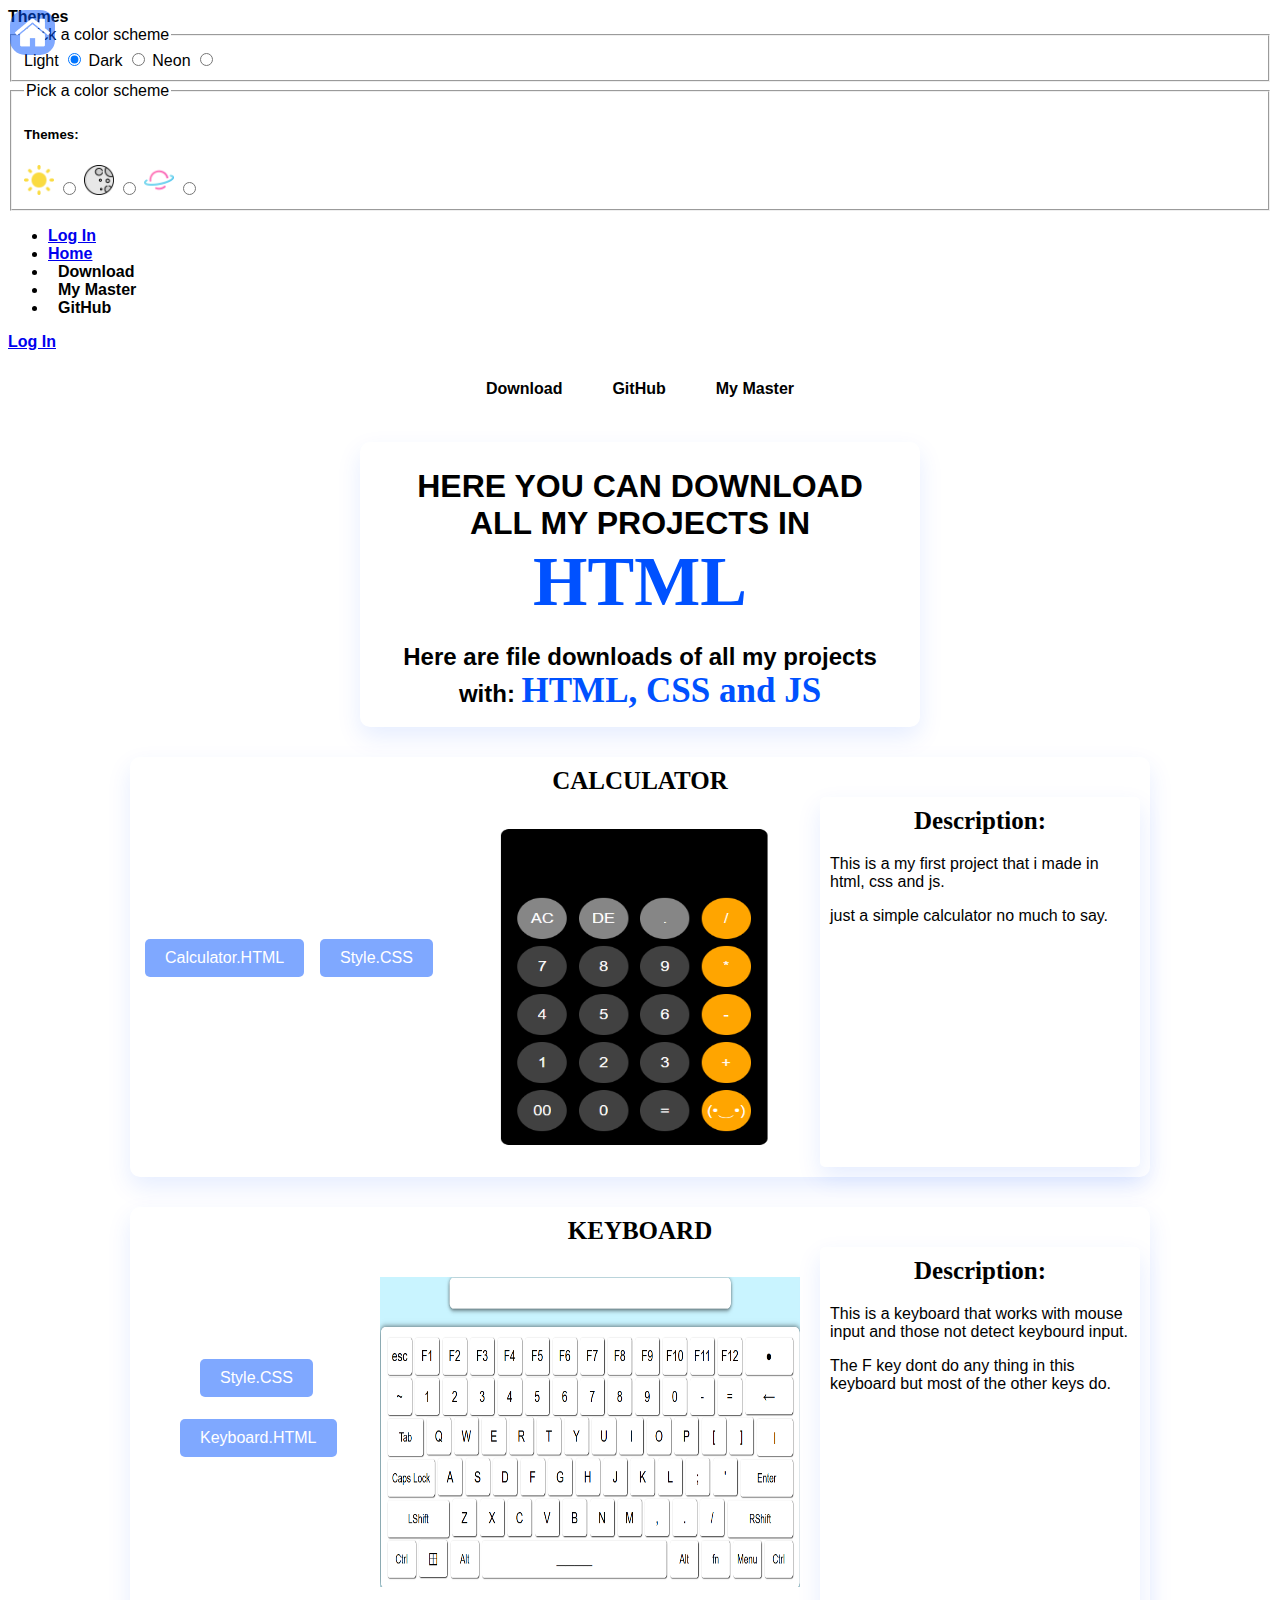
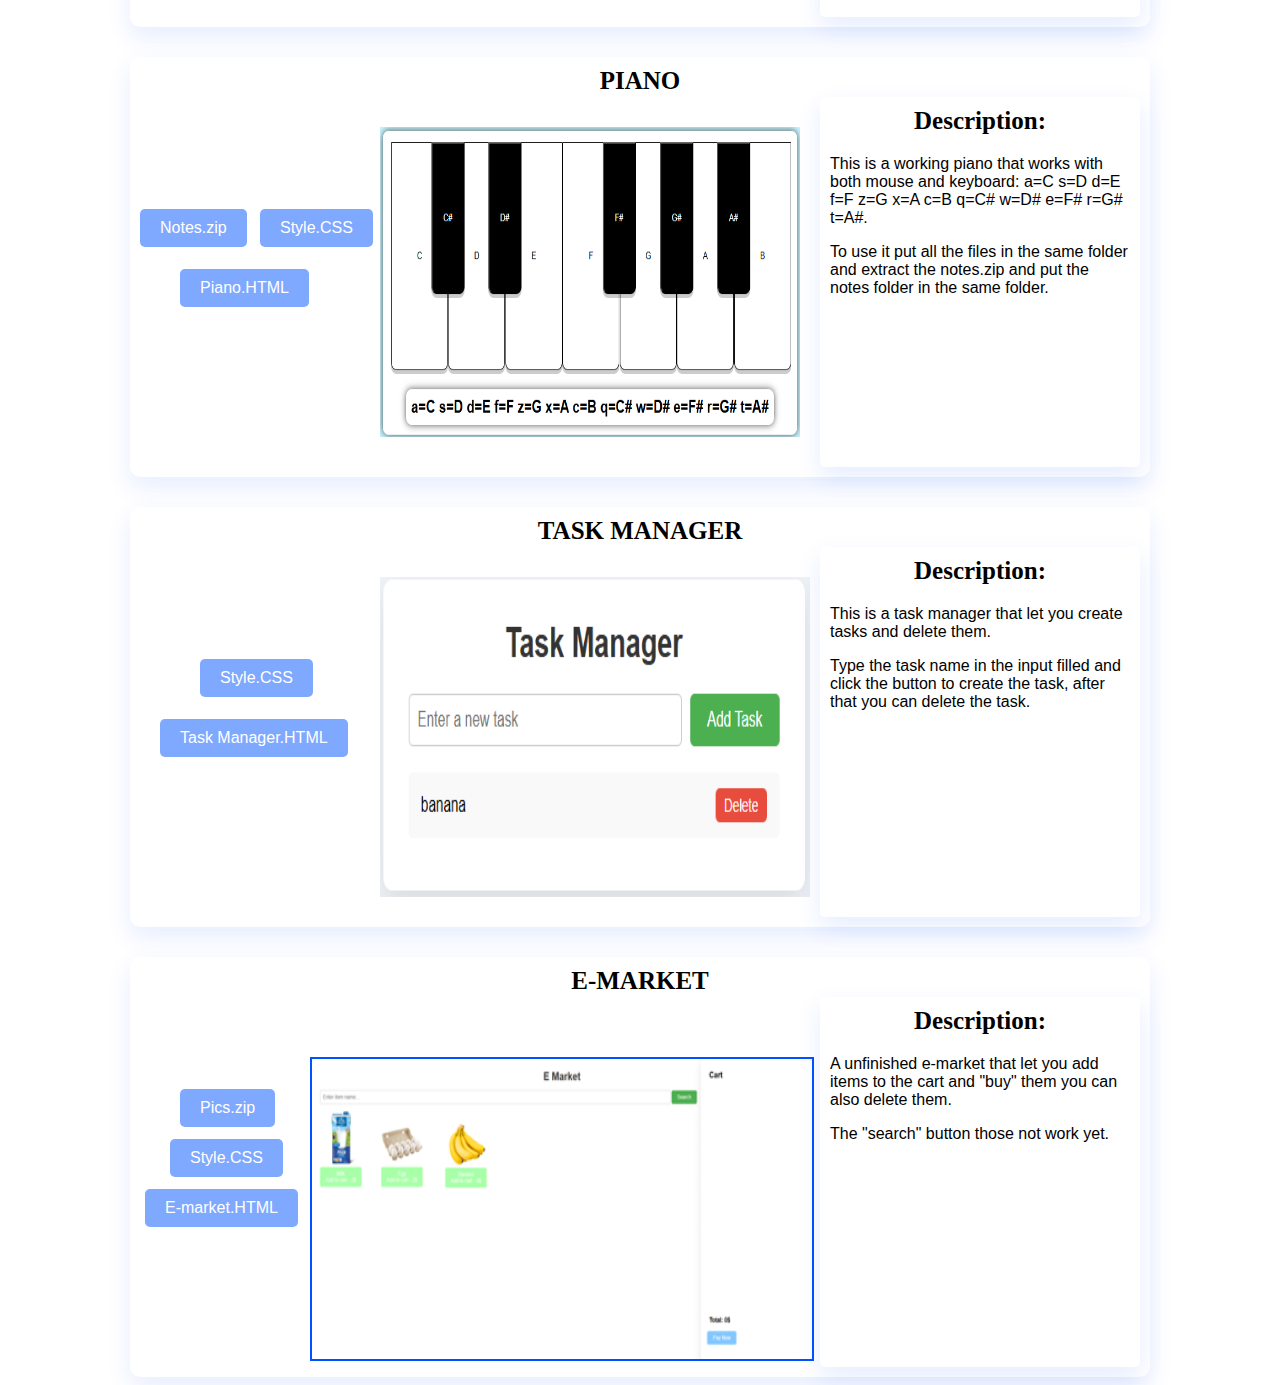
<file: index.html>
<!DOCTYPE html>
<html lang="en">

<head>
    <meta charset="UTF-8">
    <meta name="viewport" content="width=device-width, initial-scale=1.0">
    <title>Doanload</title>
    <link rel="stylesheet" href="style-download.css">
    <link rel="icon" href="icon.png">
</head>

<body>
    <dive class="div-theme">
        <form class="color-picker" action="">
            <span id="Themes-text"><b>Themes</b></span>
            <fieldset class="good-fieldset">
                <legend class="Visually-hidden">Pick a color scheme</legend>

                <label for="light-theme" class="Visually-hidden">Light</label>
                <input type="radio" name="theme" id="light-theme" checked>

                <label for="dark-theme" class="Visually-hidden">Dark</label>
                <input type="radio" name="theme" id="dark-theme">

                <label for="Neon-theme" class="Visually-hidden">Neon</label>
                <input type="radio" name="theme" id="Neon-theme">
            </fieldset>
        </form>
    </dive>
    <div class="off-screen-menu">
        <fieldset class="bad-fieldset">
            <h5 style="color: var(--text-color2)">Themes:</h5>
            <legend class="Visually-hidden">Pick a color scheme</legend>

            <label class="label-banana" for="light-theme"><img src="light.png" width="30" height="30"></label>
            <input type="radio" name="theme" class="banana" id="light-theme">

            <label class="label-banana" for="dark-theme"><img src="dark.png" width="30" height="30"></label>
            <input type="radio" name="theme" class="banana" id="dark-theme">

            <label class="label-banana" for="Neon-theme"><img src="neon.png" width="30" height="30"></label>
            <input type="radio" name="theme" class="banana" id="Neon-theme">
        </fieldset>
        <ul>
            <li>
                <a id="LogIn-mini" href="https://w0x7y.github.io/login"><b>Log In</b></a>
            </li>
            <li>
                <a href="https://w0x7y.github.io" class="home"><b>Home</b></a>
            </li>
            <li>
                <a href="https://w0x7y.github.io/download" class="download"><b>Download</b></a>
            </li>
            <li>
                <a href="https://w0x7y.github.io/master" class="master"><b>My Master</b></a>
            </li>
            <li>
                <a href="https://github.com/w0x7y" class="github"><b>GitHub</b></a>
            </li>
        </ul>
    </div>
    <nav>
        <div class="ham-menu">
            <span></span>
            <span></span>
            <span></span>
        </div>
    </nav>
    <div class="top-button">
        <a class="LogIn" id="LogIn" href="https://w0x7y.github.io/login">
            <b>Log In</b>
        </a>
        <a href="https://w0x7y.github.io">
            <img src="home.png" loading="lazy" width="35" height="35">
        </a>
    </div>
    <div class="text-at-top">
        <ul role="list" class="text-top-button">
            <li>
                <a href="https://w0x7y.github.io/download" class="download"><b>Download</b></a>
            </li>
            <li>
                <a href="https://github.com/w0x7y" class="github"><b>GitHub</b></a>
            </li>
            <li>
                <a href="https://w0x7y.github.io/master" class="master"><b>My Master</b></a>
            </li>
        </ul>
    </div>
    <div class="main-head">
        <h1>HERE YOU CAN DOWNLOAD<br /> ALL MY PROJECTS IN <br /><span style="font-size: 70px;" id="SIGMA">HTML</span>
        </h1>
        <h2>Here are file downloads of all my projects with: <span style="font-size: 35px;" id="SIGMA">HTML, CSS and JS
            </span>
        </h2>
    </div>
    <div class="calculator">
        <h2>CALCULATOR</h2>
        <a href="calculator.html" download class="calc-HTML">Calculator.HTML</a>
        <a href="style-calc.css" download class="calc-CSS">Style.CSS</a>
        <img src="calc.png" class="calc-img" loading="lazy" width="270" height="320">
        <div class="calc-description">
            <h2>Description:</h2>
            <p>This is a my first project that i made in html, css and js.</p>
            <p>just a simple calculator no much to say.</p>
        </div>
    </div>
    <div class="calculator">
        <h2>KEYBOARD</h2>
        <a href="keyboard.html" download class="keyboard-HTML">Keyboard.HTML</a>
        <a href="style-KB.css" download class="keyboard-CSS">Style.CSS</a>
        <img src="keyboard.png" class="keyboard-img" loading="lazy" width="420" height="310">
        <div class="calc-description">
            <h2>Description:</h2>
            <p>This is a keyboard that works with mouse input and those not detect keybourd input.</p>
            <p>The F key dont do any thing in this keyboard but most of the other keys do.</p>
        </div>
    </div>
    <div class="calculator">
        <h2>PIANO</h2>
        <a href="Piano.html" download class="piano-HTML">Piano.HTML</a>
        <a href="style-P.css" download class="piano-CSS">Style.CSS</a>
        <a href="notes.zip" download class="notes">Notes.zip</a>
        <img src="piano.png" class="piano-img" loading="lazy" width="420" height="310">
        <div class="calc-description">
            <h2>Description:</h2>
            <p>This is a working piano that works with both mouse and keyboard: a=C s=D d=E f=F z=G x=A c=B q=C# w=D#
                e=F# r=G# t=A#.</p>
            <p>To use it put all the files in the same folder and extract the notes.zip and put the notes folder in the
                same folder.</p>
        </div>
    </div>
    <div class="calculator">
        <h2>TASK MANAGER</h2>
        <a href="Task Manager.html" download class="TM-HTML">Task Manager.HTML</a>
        <a href="style-TM.css" download class="TM-CSS">Style.CSS</a>
        <img src="TM.png" class="TM-img" loading="lazy" width="430" height="320">
        <div class="calc-description">
            <h2>Description:</h2>
            <p>This is a task manager that let you create tasks and delete them.</p>
            <p>Type the task name in the input filled and click the button to create the task, after that you can delete
                the task.</p>
        </div>
    </div>
    <div class="calculator">
        <h2>E-MARKET</h2>
        <a href="E-market.html" download class="EM-HTML">E-market.HTML</a>
        <a href="style-E.css" download class="EM-CSS">Style.CSS</a>
        <a href="pics.zip" download class="pics">Pics.zip</a>
        <img src="E-market.png" class="EM-img" loading="lazy" width="500" height="300">
        <div class="calc-description">
            <h2>Description:</h2>
            <p>A unfinished e-market that let you add items to the cart and "buy" them you can also delete them.</p>
            <p>The "search" button those not work yet.</p>
        </div>
    </div>
    <div class="loader"></div>
    <script src="script-download.js"></script>
</body>

</html>
</file>
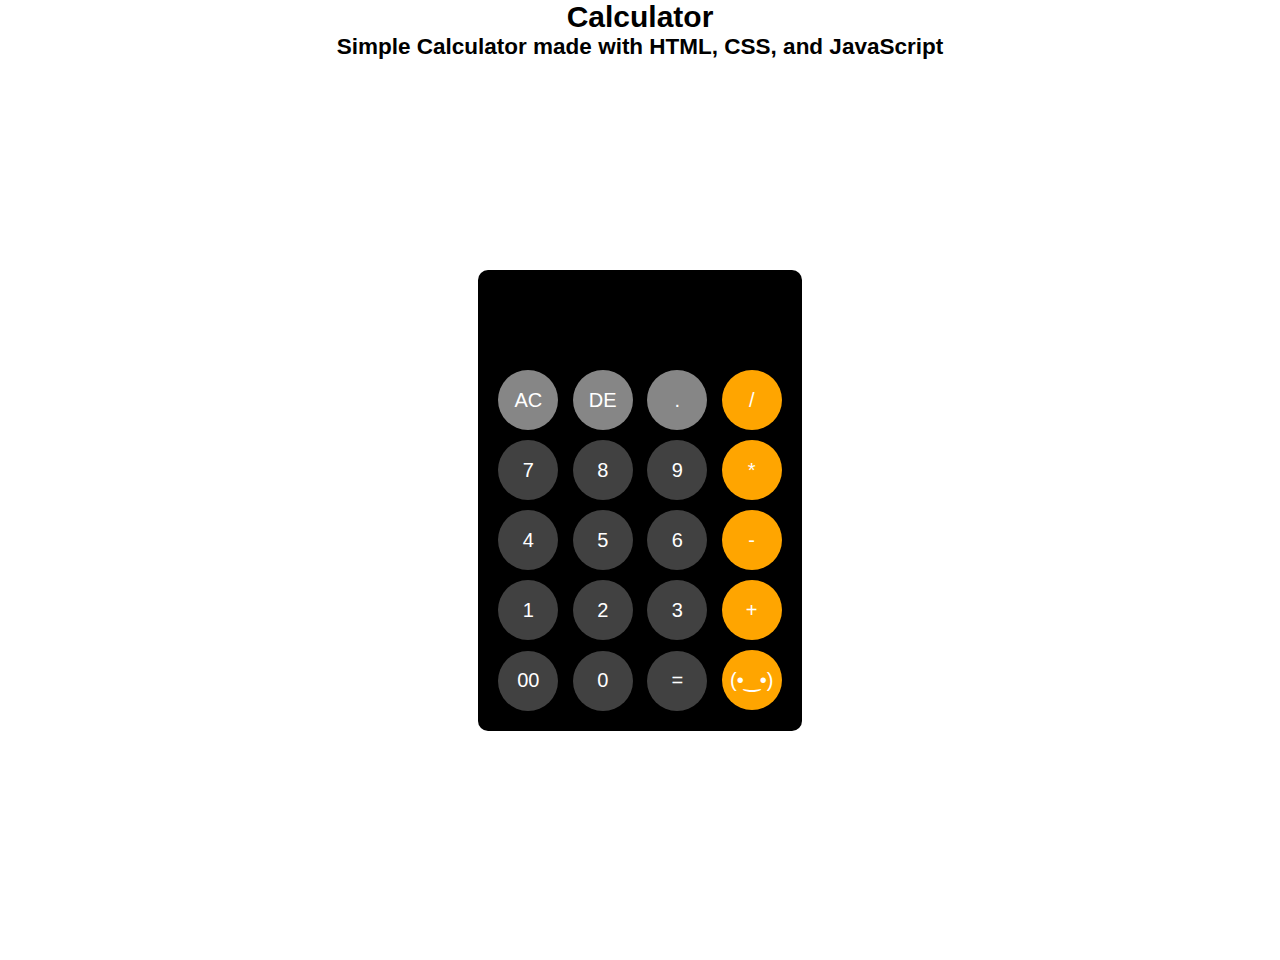
<file: calculator.html>
<!DOCTYPE html>
<html>

<head>
    <meta name="viewport" content="width=device-width, initial-scale=1.0">
    <title>Calculator</title>
    <link rel="stylesheet" href="style-calc.css">
</head>

<body>
    <dive class="header">
        <h1>Calculator</h1>
        <h2>Simple Calculator made with HTML, CSS, and JavaScript</h2>
    </dive>
    <div class="container">
        <div class="calculator">
            <form>
                <div class="display">
                    <input type="text" name="display">
                </div>
                <div>
                    <input type="button" value="AC" onclick="display.value = ''">
                    <input type="button" value="DE" onclick="display.value = display.value.toString().slice(0, -1)">
                    <input type="button" value="." onclick="display.value += '.'">
                    <input type="button" value="/" onclick="display.value += '/'">
                </div>
                <div>
                    <input type="button" value="7" onclick="display.value += '7'">
                    <input type="button" value="8" onclick="display.value += '8'">
                    <input type="button" value="9" onclick="display.value += '9'">
                    <input type="button" value="*" onclick="display.value += '*'">
                </div>
                <div>
                    <input type="button" value="4" onclick="display.value += '4'">
                    <input type="button" value="5" onclick="display.value += '5'">
                    <input type="button" value="6" onclick="display.value += '6'">
                    <input type="button" value="-" onclick="display.value += '-'">
                </div>
                <div>
                    <input type="button" value="1" onclick="display.value += '1'">
                    <input type="button" value="2" onclick="display.value += '2'">
                    <input type="button" value="3" onclick="display.value += '3'">
                    <input type="button" value="+" onclick="display.value += '+'">
                </div>
                <div>
                    <input type="button" value="00" onclick="display.value += '00'">
                    <input type="button" value="0" onclick="display.value += '0'">
                    <input type="button" value="=" onclick="display.value = eval(display.value)">
                    <input type="button" value="(•‿•)" onclick="display.value = 'Syntax Error'">
                </div>
            </form>
        </div>
    </div>

</body>

</html>
</file>
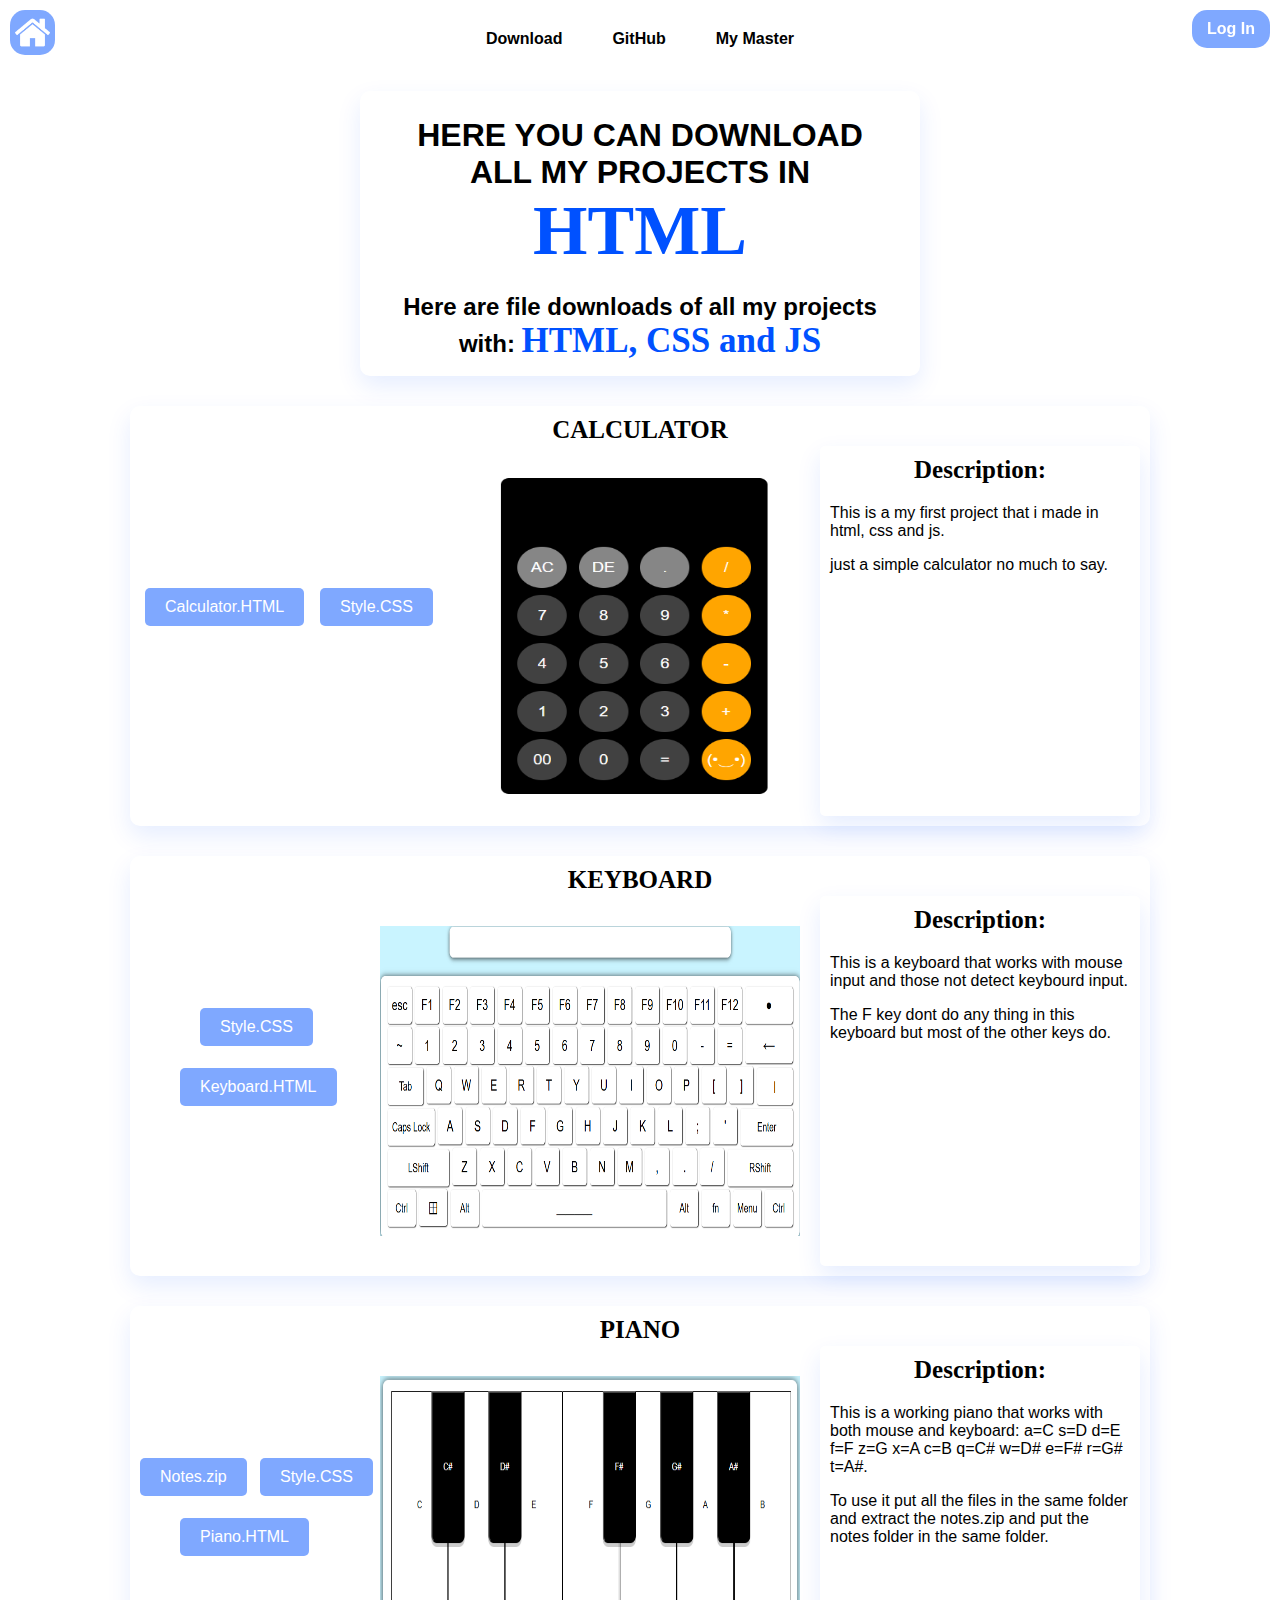
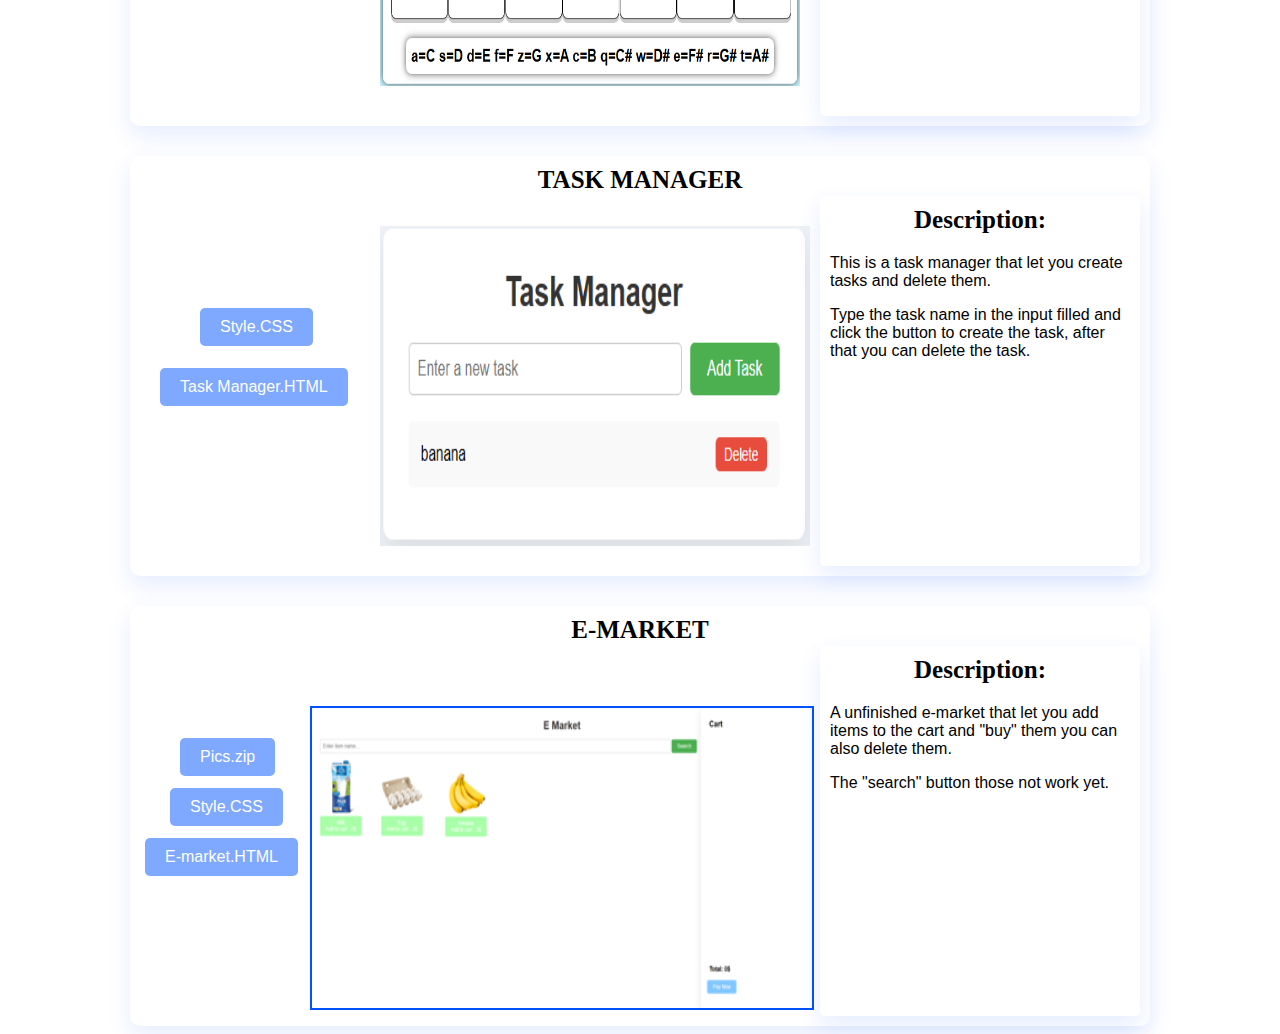
<file: download.html>
<!DOCTYPE html>
<html lang="en">

<head>
    <meta charset="UTF-8">
    <meta name="viewport" content="width=device-width, initial-scale=1.0">
    <title>Download</title>
    <link rel="stylesheet" href="style-download.css">
    <link rel="icon" href="pack.png">
</head>

<body>
    <div id="myPopup" class="popup-overlay">
        <div class="popup-content">
            <h1><span style="color: rgba(0, 81, 255, 0.5)">LOG IN</span></h1>
            <p><input type="text" id="Name" placeholder="Name..."></p>
            <br />
            <p><input type="text" id="food" placeholder="Favorite food..."></p>
            <button id="cancel" onclick="closePopup()">Cancel</button>
            <button id="next" onclick="accPopup()">Next</button>
        </div>
    </div>
    <div class="top-button">
        <button id="LogIn" onclick="openPopup()"><b>Log In</b></button>
        <a href="w0x7y.github.io">
            <img src="home.png" loading="lazy" width="35" height="35">
        </a>
    </div>
    <div class="text-at-top">
        <ul role="list" class="text-top-button">
            <li>
                <a href="w0x7y.github.io/download" class="download"><b>Download</b></a>
            </li>
            <li>
                <a href="https://github.com/w0x7y" class="github"><b>GitHub</b></a>
            </li>
            <li>
                <a href="w0x7y.github.io/master" class="master"><b>My Master</b></a>
            </li>
        </ul>
    </div>
    <div class="main-head">
        <h1>HERE YOU CAN DOWNLOAD<br /> ALL MY PROJECTS IN <br /><span style="font-size: 70px;" id="SIGMA">HTML</span>
        </h1>
        <h2>Here are file downloads of all my projects with: <span style="font-size: 35px;" id="SIGMA">HTML, CSS and JS
            </span>
        </h2>
    </div>
    <div class="calculator">
        <h2>CALCULATOR</h2>
        <a href="../calculator/calculator.html" download class="calc-HTML">Calculator.HTML</a>
        <a href="../calculator/style.css" download class="calc-CSS">Style.CSS</a>
        <img src="calc.png" class="calc-img" loading="lazy" width="270" height="320">
        <div class="calc-description">
            <h2>Description:</h2>
            <p>This is a my first project that i made in html, css and js.</p>
            <p>just a simple calculator no much to say.</p>
        </div>
    </div>
    <div class="calculator">
        <h2>KEYBOARD</h2>
        <a href="../keyboard/keyboard.html" download class="keyboard-HTML">Keyboard.HTML</a>
        <a href="../keyboard/style.css" download class="keyboard-CSS">Style.CSS</a>
        <img src="keyboard.png" class="keyboard-img" loading="lazy" width="420" height="310">
        <div class="calc-description">
            <h2>Description:</h2>
            <p>This is a keyboard that works with mouse input and those not detect keybourd input.</p>
            <p>The F key dont do any thing in this keyboard but most of the other keys do.</p>
        </div>
    </div>
    <div class="calculator">
        <h2>PIANO</h2>
        <a href="../Piano/Piano.html" download class="piano-HTML">Piano.HTML</a>
        <a href="../Piano/style.css" download class="piano-CSS">Style.CSS</a>
        <a href="../Piano/notes.zip" download class="notes">Notes.zip</a>
        <img src="piano.png" class="piano-img" loading="lazy" width="420" height="310">
        <div class="calc-description">
            <h2>Description:</h2>
            <p>This is a working piano that works with both mouse and keyboard: a=C s=D d=E f=F z=G x=A c=B q=C# w=D#
                e=F# r=G# t=A#.</p>
            <p>To use it put all the files in the same folder and extract the notes.zip and put the notes folder in the
                same folder.</p>
        </div>
    </div>
    <div class="calculator">
        <h2>TASK MANAGER</h2>
        <a href="../Task Manager/Task Manager.html" download class="TM-HTML">Task Manager.HTML</a>
        <a href="../Task Manager/style.css" download class="TM-CSS">Style.CSS</a>
        <img src="TM.png" class="TM-img" loading="lazy" width="430" height="320">
        <div class="calc-description">
            <h2>Description:</h2>
            <p>This is a task manager that let you create tasks and delete them.</p>
            <p>Type the task name in the input filled and click the button to create the task, after that you can delete
                the task.</p>
        </div>
    </div>
    <div class="calculator">
        <h2>E-MARKET</h2>
        <a href="../E-market/E-market.html" download class="EM-HTML">E-market.HTML</a>
        <a href="../E-market/style.css" download class="EM-CSS">Style.CSS</a>
        <a href="../E-market/pics.zip" download class="pics">Pics.zip</a>
        <img src="E-market.png" class="EM-img" loading="lazy" width="500" height="300">
        <div class="calc-description">
            <h2>Description:</h2>
            <p>A unfinished e-market that let you add items to the cart and "buy" them you can also delete them.</p>
            <p>The "search" button those not work yet.</p>
        </div>
    </div>
    <div class="loader"></div>
    <script>
        window.addEventListener("load", () => {
            const loader = document.querySelector(".loader");

            loader.classList.add("loader-hidden");

            loader.addEventListener("transitionend", () => {
                document.body.removeChild("loader");
            })
        })
        function openPopup() {
            document.getElementById('myPopup').style.display = 'flex';
        }
        function closePopup() {
            document.getElementById('myPopup').style.display = 'none';
        }
        function accPopup() {
            if (document.getElementById('Name').value == '') {
                alert('Please enter your name');
                return;
            }
            else if (document.getElementById('food').value == '') {
                alert('Please enter your fevorite food');
                return;
            }
            else {
                var name = document.getElementById('Name').value;

                const logInButton = document.getElementById('LogIn');
                const username = name; // Replace 'YourVariable' with your variable

                logInButton.textContent = username;
                document.getElementById('myPopup').style.display = 'none';
            }
        }               
    </script>
</body>

</html>
</file>
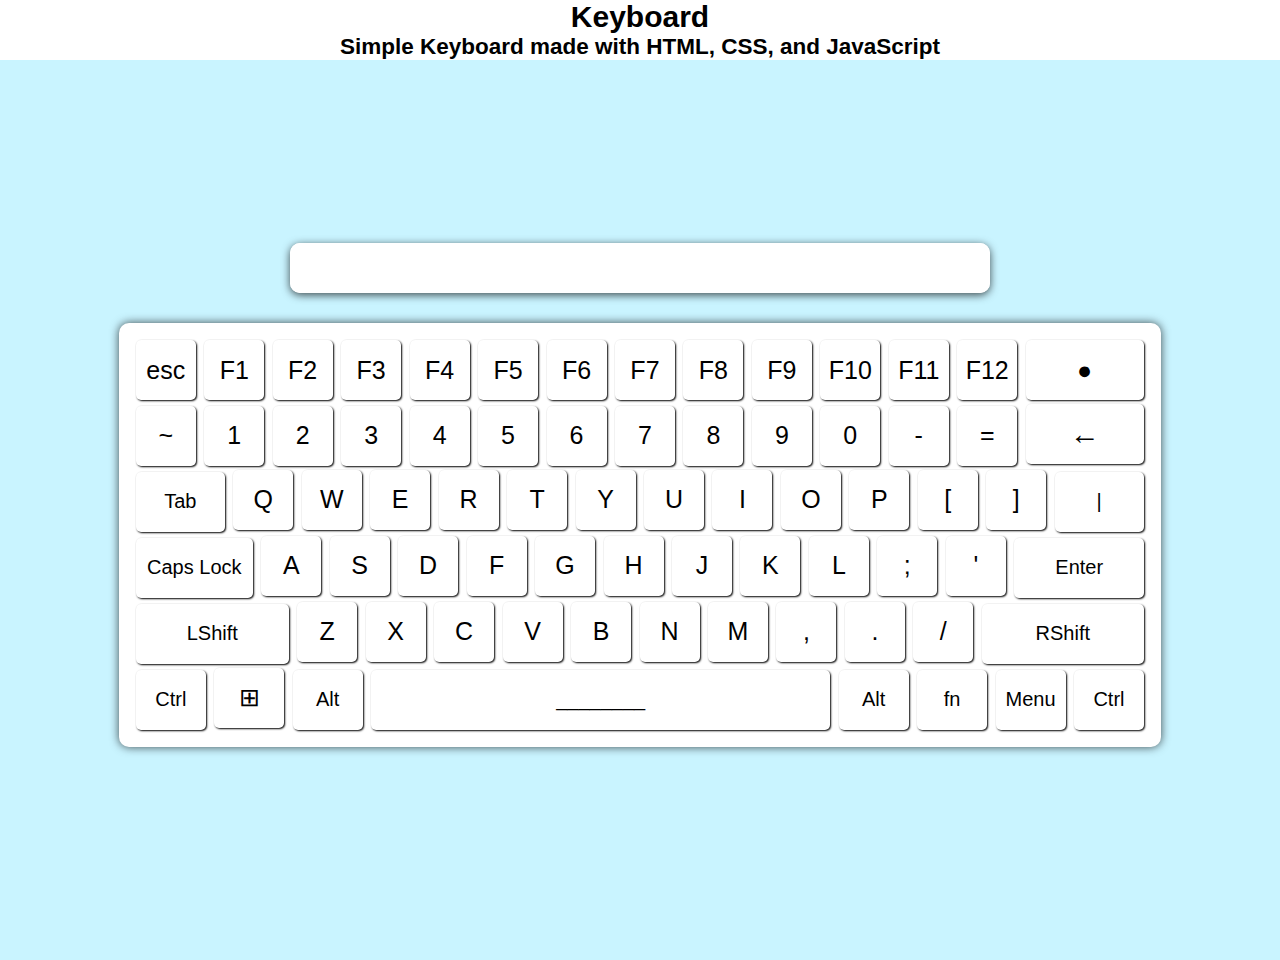
<file: keyboard.html>
<!DOCTYPE html> <!--  Idan Gilboa And Yuval Keyboard Fr -->
<html>

<head>
    <meta name="viewport" content="width=device-width, initial-scale=1.0">
    <title>Keyboard</title>
    <link rel="stylesheet" href="style-KB.css">
</head>

<body>
    <dive class="header">
        <h1>Keyboard</h1>
        <h2>Simple Keyboard made with HTML, CSS, and JavaScript</h2>
    </dive>
    <div class="container">
        <div class="display">
            <input type="text" name="display" id="display">
        </div>
        <div class="keyboard">
            <form>
                <div>
                    <input type="button" value="esc" onclick="display.value = ''">
                    <input type="button" value="F1" onclick="display.value = ''">
                    <input type="button" value="F2" onclick="display.value = ''">
                    <input type="button" value="F3" onclick="display.value = ''">
                    <input type="button" value="F4" onclick="display.value = ''">
                    <input type="button" value="F5" onclick="display.value = ''">
                    <input type="button" value="F6" onclick="display.value = ''">
                    <input type="button" value="F7" onclick="display.value = ''">
                    <input type="button" value="F8" onclick="display.value = ''">
                    <input type="button" value="F9" onclick="display.value = ''">
                    <input type="button" value="F10" onclick="display.value = ''">
                    <input type="button" value="F11" onclick="display.value = ''">
                    <input type="button" value="F12" onclick="display.value = ''">
                    <input type="button" value="●" class="letter-key highlight-key" onclick="display.value += ''">
                </div>
                <div>
                    <input type="button" value="~" onclick="display.value += '~'">
                    <input type="button" value="1" onclick="display.value += '1'">
                    <input type="button" value="2" onclick="display.value += '2'">
                    <input type="button" value="3" onclick="display.value += '3'">
                    <input type="button" value="4" onclick="display.value += '4'">
                    <input type="button" value="5" onclick="display.value += '5'">
                    <input type="button" value="6" onclick="display.value += '6'">
                    <input type="button" value="7" onclick="display.value += '7'">
                    <input type="button" value="8" onclick="display.value += '8'">
                    <input type="button" value="9" onclick="display.value += '9'">
                    <input type="button" value="0" onclick="display.value += '0'">
                    <input type="button" value="-" onclick="display.value += '-'">
                    <input type="button" value="=" onclick="display.value += '='">
                    <input type="button" value="←" onclick="display.value = display.value.toString().slice(0, -1)">
                </div>
                <div>
                    <input type="button" value="Tab" onclick="display.value += '    '">
                    <input type="button" value="Q" class="letter-key" onclick="letterClick(this)">
                    <input type="button" value="W" class="letter-key" onclick="letterClick(this)">
                    <input type="button" value="E" class="letter-key" onclick="letterClick(this)">
                    <input type="button" value="R" class="letter-key" onclick="letterClick(this)">
                    <input type="button" value="T" class="letter-key" onclick="letterClick(this)">
                    <input type="button" value="Y" class="letter-key" onclick="letterClick(this)">
                    <input type="button" value="U" class="letter-key" onclick="letterClick(this)">
                    <input type="button" value="I" class="letter-key" onclick="letterClick(this)">
                    <input type="button" value="O" class="letter-key" onclick="letterClick(this)">
                    <input type="button" value="P" class="letter-key" onclick="letterClick(this)">
                    <input type="button" value="[" onclick="display.value += '['">
                    <input type="button" value="]" onclick="display.value += ']'">
                    <input type="button" value="|" onclick="display.value += '|'">
                </div>
                <div>
                    <input type="button" value="Caps Lock" id="capsLockBtn" onclick="toggleCapsLock(this)">
                    <input type="button" value="A" class="letter-key" onclick="letterClick(this)">
                    <input type="button" value="S" class="letter-key" onclick="letterClick(this)">
                    <input type="button" value="D" class="letter-key" onclick="letterClick(this)">
                    <input type="button" value="F" class="letter-key" onclick="letterClick(this)">
                    <input type="button" value="G" class="letter-key" onclick="letterClick(this)">
                    <input type="button" value="H" class="letter-key" onclick="letterClick(this)">
                    <input type="button" value="J" class="letter-key" onclick="letterClick(this)">
                    <input type="button" value="K" class="letter-key" onclick="letterClick(this)">
                    <input type="button" value="L" class="letter-key" onclick="letterClick(this)">
                    <input type="button" value=";" onclick="display.value += ';'">
                    <input type="button" value="'" onclick="display.value += '\''">
                    <input type="button" value="Enter" onclick="showSendMessage()">
                </div>
                <div>
                    <input type="button" value="LShift" onclick="display.value += ''">
                    <input type="button" value="Z" class="letter-key" onclick="letterClick(this)">
                    <input type="button" value="X" class="letter-key" onclick="letterClick(this)">
                    <input type="button" value="C" class="letter-key" onclick="letterClick(this)">
                    <input type="button" value="V" class="letter-key" onclick="letterClick(this)">
                    <input type="button" value="B" class="letter-key" onclick="letterClick(this)">
                    <input type="button" value="N" class="letter-key" onclick="letterClick(this)">
                    <input type="button" value="M" class="letter-key" onclick="letterClick(this)">
                    <input type="button" value="," onclick="display.value += ','">
                    <input type="button" value="." onclick="display.value += '.'">
                    <input type="button" value="/" onclick="display.value += '/'">
                    <input type="button" value="RShift" onclick="display.value += ''">
                </div>
                <div>
                    <input type="button" value="Ctrl" onclick="display.value += ''">
                    <input type="button" value="⊞" onclick="display.value += ''">
                    <input type="button" value="Alt" onclick="display.value += ''">
                    <input type="button" value="________" onclick="display.value += ' '">
                    <input type="button" value="Alt" onclick="display.value += ''">
                    <input type="button" value="fn" onclick="display.value += ''">
                    <input type="button" value="Menu" onclick="display.value += ''">
                    <input type="button" value="Ctrl" onclick="display.value += ''">
            </form>
        </div>
    </div>

    <script>
        let capsLock = true; // Start with uppercase

        function toggleCapsLock(btn) {
            capsLock = !capsLock;
            btn.classList.toggle('active', capsLock);

            // Update all letter keys
            document.querySelectorAll('.letter-key').forEach(key => {
                key.value = capsLock ? key.value.toUpperCase() : key.value.toLowerCase();
                key.setAttribute('data-char', key.value);
            });

            // Change color of the special key
            const specialKey = document.querySelector('.highlight-key');
            if (capsLock) {
                specialKey.style.color = '#74C365'; // Green when active
                specialKey.style.textShadow = '0 0 5px #A8E4A0'; // Green glow effect
            } else {
                specialKey.style.color = ''; // Default color when inactive
                specialKey.style.textShadow = ''; // Remove glow effect
            }
        }

        // When a letter key is clicked, add its value to the display
        function letterClick(btn) {
            const display = document.getElementById('display');
            display.value += btn.getAttribute('data-char') || btn.value;
        }
        // Initialize data-char for all letter keys on page load
        document.addEventListener('DOMContentLoaded', () => {
            document.querySelectorAll('.letter-key').forEach(key => {
                key.setAttribute('data-char', key.value);
            });
        });
        function showSendMessage() {
            const display = document.getElementById('display');
            display.value = 'Send!';
            display.style.transition = 'opacity 0.5s';
            display.style.opacity = '1';
            setTimeout(() => {
                display.style.opacity = '0';
                setTimeout(() => {
                    display.value = '';
                    display.style.opacity = '1';
                }, 500);
            }, 2000);
        }
        document.addEventListener("DOMContentLoaded", () => {
            const keys = document.querySelectorAll(".keyboard input[type='button']");

            // Mouse press
            keys.forEach(key => {
                key.addEventListener("mousedown", () => {
                    key.classList.add("pressed");
                });
                key.addEventListener("mouseup", () => {
                    key.classList.remove("pressed");
                });
                key.addEventListener("mouseleave", () => {
                    key.classList.remove("pressed"); // in case mouse leaves while pressed
                });
            });
        });
    </script>
</body>

</html>
</file>
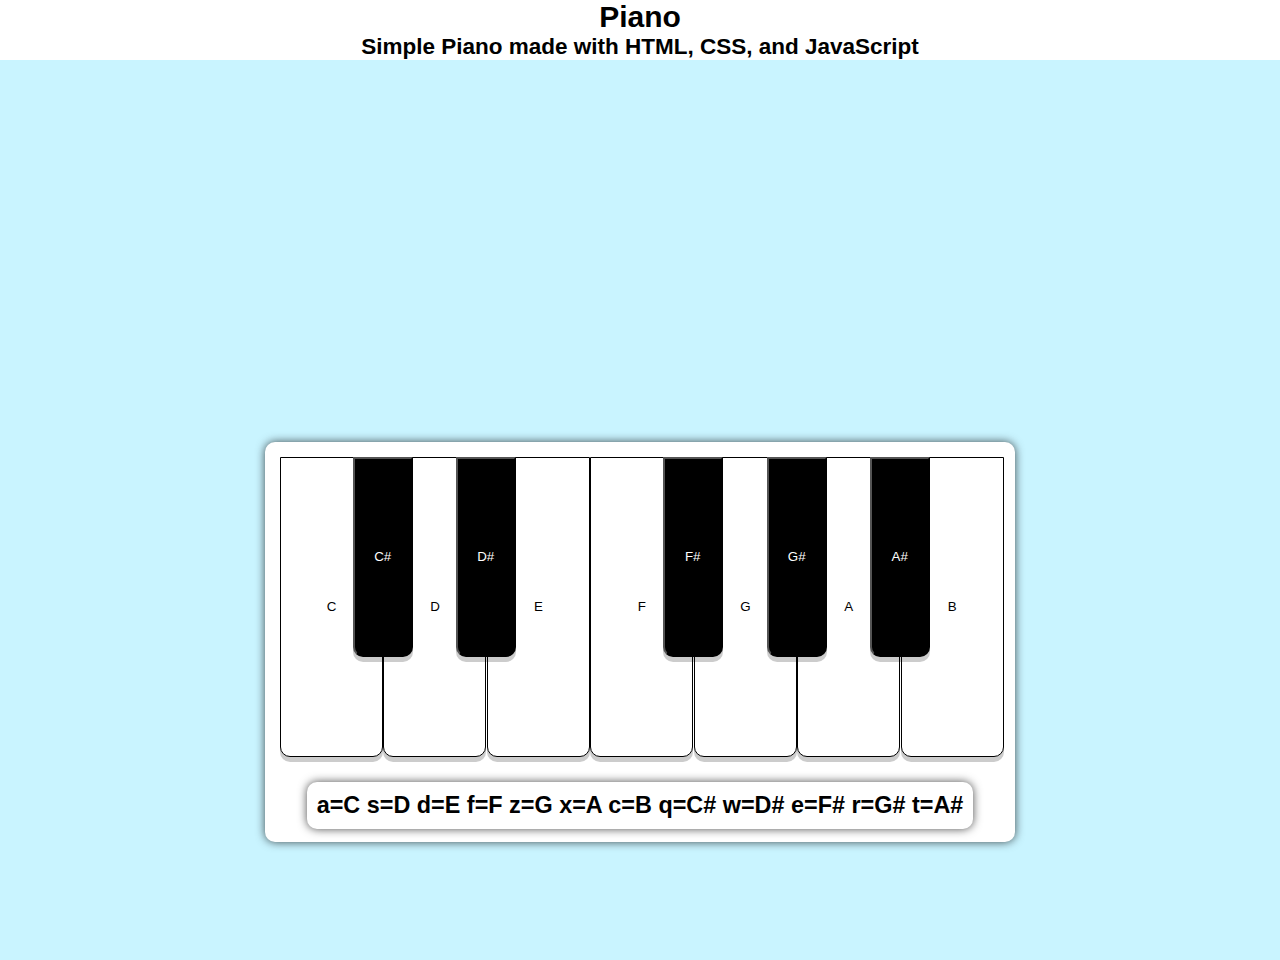
<file: Piano.html>
<!DOCTYPE html> <!--  Idan Gilboa Piano Fr -->
<html>

<head>
    <meta charset="UTF-8">
    <title>Piano</title>
    <link rel="stylesheet" href="style-P.css">
</head>

<body>
    <div class="header">
        <h1>Piano</h1>
        <h2>Simple Piano made with HTML, CSS, and JavaScript</h2>
    </div>
    <div class="container">
        <div class="piano">
            <form>
                <input type="button" value="C" id="C" class="white-key" onclick="playSound('C')">
                <input type="button" value="D" id="D" class="white-key" onclick="playSound('D')">
                <input type="button" value="E" id="E" class="white-key" onclick="playSound('E')">
                <input type="button" value="F" id="F" class="white-key" onclick="playSound('F')">
                <input type="button" value="G" id="G" class="white-key" onclick="playSound('G')">
                <input type="button" value="A" id="A" class="white-key" onclick="playSound('A')">
                <input type="button" value="B" id="B" class="white-key" onclick="playSound('B')">
                <input type="button" value="C#" id="CSharp" class="black-key" onclick="playSound('CSharp')">
                <input type="button" value="D#" id="DSharp" class="black-key" onclick="playSound('DSharp')">
                <input type="button" value="F#" id="FSharp" class="black-key" onclick="playSound('FSharp')">
                <input type="button" value="G#" id="GSharp" class="black-key" onclick="playSound('GSharp')">
                <input type="button" value="A#" id="ASharp" class="black-key" onclick="playSound('ASharp')">
            </form>
        </div>
        <div class="keyboard-inputs">
            <h3>a=C s=D d=E f=F z=G x=A c=B q=C# w=D# e=F# r=G# t=A#</h3>
        </div>
    </div>

    <script>
        function playSound(note) {
            var audio = new Audio('notes/' + note + '.mp3');

            // default volume
            audio.volume = 0.2;

            // make A# louder
            if (note === "ASharp") {
                audio.volume = 0.7;
            }

            audio.currentTime = 0; // restart if already playing
            audio.play();

            // highlight pressed key
            const btn = document.getElementById(note);
            if (btn) {
                btn.classList.add("active");
                // remove active after short time
                setTimeout(() => btn.classList.remove("active"), 150);
            }
        }

        // Map keyboard keys to piano notes
        const keyToNote = {
            "a": "C",
            "s": "D",
            "d": "E",
            "f": "F",
            "z": "G",
            "x": "A",
            "c": "B",
            "q": "CSharp",
            "w": "DSharp",
            "e": "FSharp",
            "r": "GSharp",
            "t": "ASharp"
        };

        document.addEventListener("keydown", function (event) {
            const note = keyToNote[event.key.toLowerCase()];
            if (note) {
                playSound(note);
            }
        });
    </script>
</body>

</html>
</file>
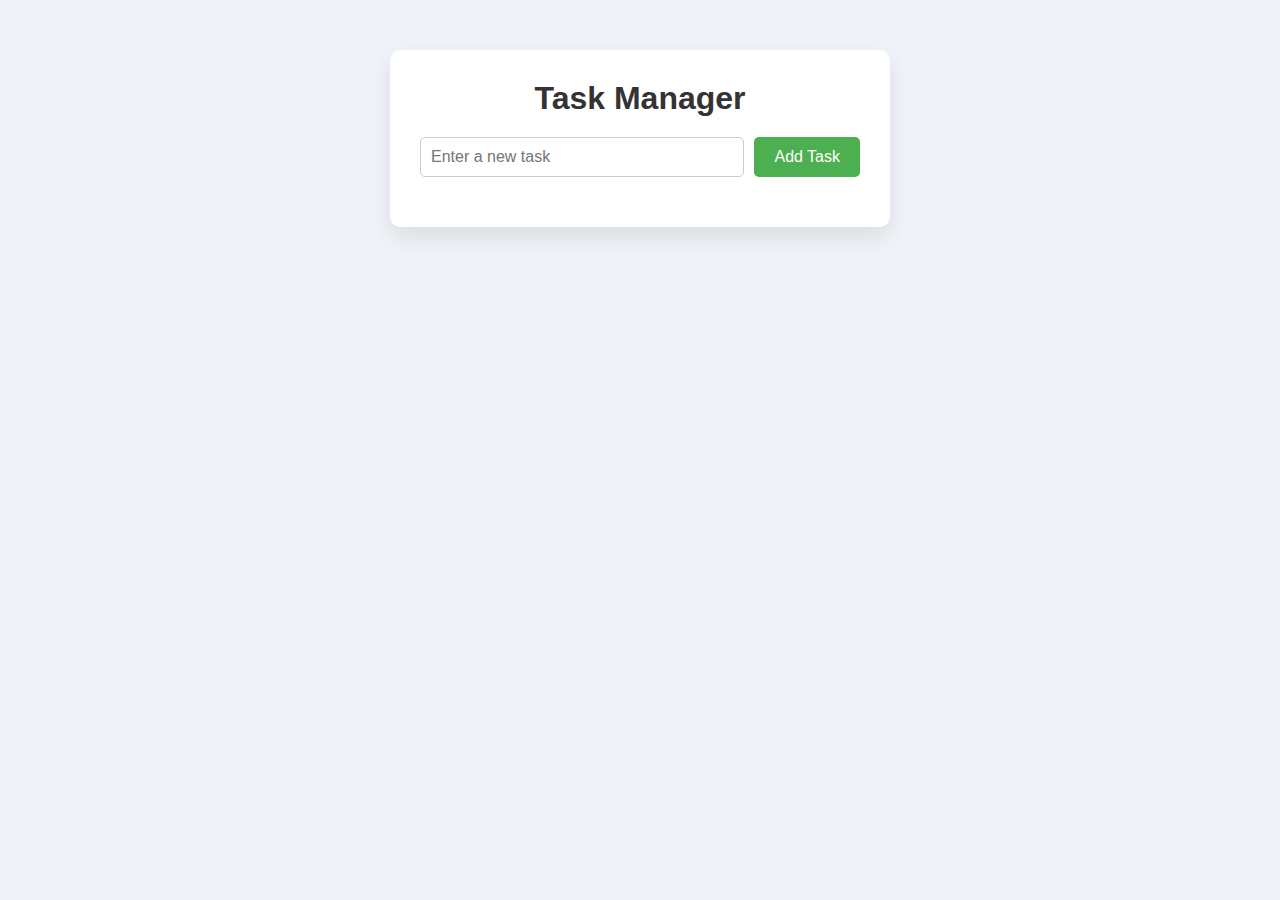
<file: Task Manager.html>
<!DOCTYPE html>
<html lang="en">

<head>
    <meta charset="UTF-8">
    <meta name="viewport" content="width=device-width, initial-scale=1.0">
    <title>Task Manager</title>
    <link rel="stylesheet" href="style-TM.css">
</head>

<body>
    <div class="container">
        <h1>Task Manager</h1>

        <div class="task-input">
            <input type="text" id="new-task" placeholder="Enter a new task">
            <button id="add-task">Add Task</button>
        </div>

        <ul id="task-list">
            <!-- Tasks will appear here -->
        </ul>
    </div>
    <script>
        // Select elements
        const taskInput = document.getElementById('new-task');
        const addButton = document.getElementById('add-task');
        const taskList = document.getElementById('task-list');

        // Function to create a new task item
        function createTask(taskText) {
            const li = document.createElement('li');
            li.textContent = taskText;

            // Add Complete toggle on click
            li.addEventListener('click', () => {
                li.classList.toggle('completed');
            });

            // Add delete button
            const deleteBtn = document.createElement('button');
            deleteBtn.textContent = 'Delete';
            deleteBtn.addEventListener('click', (e) => {
                e.stopPropagation(); // Prevent completing task when deleting
                taskList.removeChild(li);
            });

            li.appendChild(deleteBtn);
            taskList.appendChild(li);
        }

        // Add task when button is clicked
        addButton.addEventListener('click', () => {
            const taskText = taskInput.value.trim();
            if (taskText !== '') {
                createTask(taskText);
                taskInput.value = '';
                taskInput.focus();
            } else {
                alert('Please enter a task!');
            }
        });

        // Optional: Add task when pressing Enter key
        taskInput.addEventListener('keypress', (e) => {
            if (e.key === 'Enter') {
                addButton.click();
            }
        });
    </script>
</body>

</html>
</file>
<file: style-calc.css>
* {
    margin: 0;
    padding: 0;
    font-family: 'Poppins', sans-serif;
    box-sizing: border-box;
}


.container {
    width: 100%;
    height: 100vh;
    background: #ffffff00;
    display: flex;
    align-items: center;
    justify-content: center;
}

.calculator {
    background: #000000;
    padding: 15px;
    border-radius: 10px;
    position: absolute;
    top: 30%;
}

.calculator form input {
    border: 0;
    outline: 0;
    width: 60px;
    height: 60px;
    border-radius: 100px;
    background: #414141;
    font-size: 20px;
    color: #ffffff;
    cursor: pointer;
    margin: 5px;
}

.calculator form input:hover {
    background: rgb(255, 255, 255, 0.5);
}

.calculator form input[value="(•‿•)"],
.calculator form input[value="+"],
.calculator form input[value="-"],
.calculator form input[value="*"],
.calculator form input[value="/"] {
    background: orange;
    color: #fff;
}

.calculator form input[value="(•‿•)"]:hover,
.calculator form input[value="+"]:hover,
.calculator form input[value="-"]:hover,
.calculator form input[value="*"]:hover,
.calculator form input[value="/"]:hover {
    background: rgb(221, 194, 144);
    color: #fff;
}

.calculator form input[value="AC"],
.calculator form input[value="DE"],
.calculator form input[value="."] {
    background: rgb(134, 134, 134);
    color: #fff;
}

.calculator form input[value="AC"]:hover,
.calculator form input[value="DE"]:hover,
.calculator form input[value="."]:hover {
    background: rgb(187, 187, 187);
    color: #fff;
}

form .display {
    display: flex;
    justify-content: flex-end;
    margin: 5px 0;
}

form .display input {
    text-align: right;
    flex: 1;
    font-size: 40px;
    box-shadow: none;
    color: rgb(255, 255, 255);
    background: rgb(0, 0, 0);
    border-radius: 10px;
}

.display input[type="text"]:hover {
    background: rgb(0, 0, 0);
}

.header {
    text-align: center;
    font-size: 15px;
}
</file>
<file: style-KB.css>
* {
  margin: 0;
  padding: 0;
  font-family: "Poppins", sans-serif;
  box-sizing: border-box;
}

.container {
  width: 100%;
  height: 100vh;
  background: #c9f4ff;
  display: flex;
  align-items: center;
  justify-content: center;
  flex-direction: column;
}

.keyboard {
  background: #ffffff;
  box-shadow: 0 0 10px rgb(0, 0, 0, 0.7);
  padding: 15px;
  border-radius: 10px;
}

.keyboard form input {
  border: 0;
  outline: 0;
  width: 60px;
  height: 60px;
  border-radius: 5px;
  background: #414141;
  font-size: 20px;
  color: #ffffff;
  cursor: pointer;
  margin: 2px;
}

.keyboard form input[value="esc"],
.keyboard form input[value="F1"],
.keyboard form input[value="F2"],
.keyboard form input[value="F3"],
.keyboard form input[value="F4"],
.keyboard form input[value="F5"],
.keyboard form input[value="F6"],
.keyboard form input[value="F7"],
.keyboard form input[value="F8"],
.keyboard form input[value="F9"],
.keyboard form input[value="F10"],
.keyboard form input[value="F11"],
.keyboard form input[value="F12"],
.keyboard form input[value="~"],
.keyboard form input[value="1"],
.keyboard form input[value="2"],
.keyboard form input[value="3"],
.keyboard form input[value="4"],
.keyboard form input[value="5"],
.keyboard form input[value="6"],
.keyboard form input[value="7"],
.keyboard form input[value="8"],
.keyboard form input[value="9"],
.keyboard form input[value="0"],
.keyboard form input[value="-"],
.keyboard form input[value="="],
.keyboard form input[value="Q"],
.keyboard form input[value="q"],
.keyboard form input[value="W"],
.keyboard form input[value="w"],
.keyboard form input[value="E"],
.keyboard form input[value="e"],
.keyboard form input[value="R"],
.keyboard form input[value="r"],
.keyboard form input[value="T"],
.keyboard form input[value="t"],
.keyboard form input[value="Y"],
.keyboard form input[value="y"],
.keyboard form input[value="U"],
.keyboard form input[value="u"],
.keyboard form input[value="I"],
.keyboard form input[value="i"],
.keyboard form input[value="O"],
.keyboard form input[value="o"],
.keyboard form input[value="P"],
.keyboard form input[value="p"],
.keyboard form input[value="["],
.keyboard form input[value="]"],
.keyboard form input[value="A"],
.keyboard form input[value="a"],
.keyboard form input[value="S"],
.keyboard form input[value="s"],
.keyboard form input[value="D"],
.keyboard form input[value="d"],
.keyboard form input[value="F"],
.keyboard form input[value="f"],
.keyboard form input[value="G"],
.keyboard form input[value="g"],
.keyboard form input[value="H"],
.keyboard form input[value="h"],
.keyboard form input[value="J"],
.keyboard form input[value="j"],
.keyboard form input[value="K"],
.keyboard form input[value="k"],
.keyboard form input[value="L"],
.keyboard form input[value="l"],
.keyboard form input[value=";"],
.keyboard form input[value="'"],
.keyboard form input[value="Z"],
.keyboard form input[value="z"],
.keyboard form input[value="X"],
.keyboard form input[value="x"],
.keyboard form input[value="C"],
.keyboard form input[value="c"],
.keyboard form input[value="V"],
.keyboard form input[value="v"],
.keyboard form input[value="B"],
.keyboard form input[value="b"],
.keyboard form input[value="N"],
.keyboard form input[value="n"],
.keyboard form input[value="M"],
.keyboard form input[value="m"],
.keyboard form input[value=","],
.keyboard form input[value="."],
.keyboard form input[value="/"] {
  background: rgb(255, 255, 255);
  color: rgb(0, 0, 0);
  box-shadow: #000000 1px 1px 2px;
  font-size: 25px;
}

.keyboard form input[value="Ctrl"],
.keyboard form input[value="fn"],
.keyboard form input[value="Alt"],
.keyboard form input[value="Menu"] {
  background-color: rgb(255, 255, 255);
  color: #000000;
  box-shadow: #000000 1px 1px 2px;
  width: 70px;
}

.keyboard form input[value="⊞"] {
  background-color: rgb(255, 255, 255);
  color: #000000;
  box-shadow: #000000 1px 1px 2px;
  width: 70px;
  font-size: 25px;
}

.keyboard form input[value="________"] {
  background-color: rgb(255, 255, 255);
  color: #000000;
  box-shadow: #000000 1px 1px 2px;
  width: 459px;
}

.keyboard form input[value="←"] {
  background-color: rgb(255, 255, 255);
  color: #000000;
  box-shadow: #000000 1px 1px 2px;
  width: 118px;
  font-size: 30px;
}

.keyboard form input[value="Tab"],
.keyboard form input[value="|"] {
  background-color: rgb(255, 255, 255);
  color: #000000;
  box-shadow: #000000 1px 1px 2px;
  width: 89px;
}

.keyboard form input[value="Caps Lock"] {
  background-color: rgb(255, 255, 255);
  color: #000000;
  box-shadow: #000000 1px 1px 2px;
  width: 117px;
}

.keyboard form input[value="Enter"] {
  background-color: rgb(255, 255, 255);
  color: #000000;
  box-shadow: #000000 1px 1px 2px;
  width: 130px;
}

.keyboard form input[value="LShift"] {
  background-color: rgb(255, 255, 255);
  color: #000000;
  box-shadow: #000000 1px 1px 2px;
  width: 153px;
}

.keyboard form input[value="RShift"] {
  background-color: rgb(255, 255, 255);
  color: #000000;
  box-shadow: #000000 1px 1px 2px;
  width: 162px;
}

.display {
  width: 100%;
  width: 700px;
  height: 50px;
  margin-bottom: 30px;
  margin-top: -30px;
  display: flex;
  justify-content: flex-start;
  background: #fff;
  border-radius: 10px;
  box-shadow: 0 2px 8px rgba(0, 0, 0, 0.7);
}

.display input {
  text-align: center;
  flex: 1;
  font-size: 40px;
  color: hsl(0, 0%, 0%);
  background: #fff;
  border-radius: 10px;
  padding: 10px;
  text-shadow: none;
  border: none;
}

.header {
  text-align: center;
  font-size: 15px;
  color: #000000;
}

.keyboard form input[value="●"] {
  background-color: rgb(255, 255, 255);
  color: #000000;
  box-shadow: #000000 1px 1px 2px;
  width: 118px;
  font-size: 25px;
}

.keyboard form input:hover {
  background: #f3f3f3;
  color: #000000;
}

.keyboard input[type="button"].pressed {
  transform: scale(0.9);
  /* shrink a little */
  background-color: #f3f3f3;
  /* temporary color */
}
</file>
<file: style-P.css>
* {
  margin: 0;
  padding: 0;
  font-family: "Poppins", sans-serif;
  box-sizing: border-box;
}

.container {
  width: 100%;
  height: 100vh;
  background: #c9f4ff;
  display: flex;
  align-items: center;
  justify-content: center;
  flex-direction: column;
}

.header {
  text-align: center;
  font-size: 15px;
  color: #000000;
}

.piano {
  background: #ffffff;
  box-shadow: 0 0 10px rgb(0, 0, 0, 0.7);
  padding: 15px;
  border-radius: 10px;
  height: 400px;
  width: 750px;
  margin-top: 250px;
}

.white-key {
  width: 103px;
  height: 300px;
  border: 1px solid #000000;
  display: inline-block;
  position: relative;
  margin-right: -4px;
  z-index: 1;
  cursor: pointer;
  background: #ffffff;
  border-radius: 0 0 10px 10px;
  box-shadow: 0 5px rgb(0, 0, 0, 0.2);
  transition: all 0.1s ease;

}

.black-key[value="C#"] {
  width: 60px;
  height: 200px;
  background: #000000;
  position: absolute;
  margin-left: -647px;
  z-index: 2;
  border-radius: 0 0 10px 10px;
  box-shadow: 0 5px rgb(0, 0, 0, 0.2);
  cursor: pointer;
  transition: all 0.1s ease;
  color: white;
}

.black-key[value="D#"] {
  width: 60px;
  height: 200px;
  background: #000000;
  position: absolute;
  margin-left: -544px;
  z-index: 2;
  border-radius: 0 0 10px 10px;
  box-shadow: 0 5px rgb(0, 0, 0, 0.2);
  cursor: pointer;
  transition: all 0.1s ease;
  color: white;
}

.black-key[value="F#"] {
  width: 60px;
  height: 200px;
  background: #000000;
  position: absolute;
  margin-left: -337px;
  z-index: 2;
  border-radius: 0 0 10px 10px;
  box-shadow: 0 5px rgb(0, 0, 0, 0.2);
  cursor: pointer;
  transition: all 0.1s ease;
  color: white;
}

.black-key[value="G#"] {
  width: 60px;
  height: 200px;
  background: #000000;
  position: absolute;
  margin-left: -233px;
  z-index: 2;
  border-radius: 0 0 10px 10px;
  box-shadow: 0 5px rgb(0, 0, 0, 0.2);
  cursor: pointer;
  transition: all 0.1s ease;
  color: white;
}

.black-key[value="A#"] {
  width: 60px;
  height: 200px;
  background: #000000;
  position: absolute;
  margin-left: -130px;
  z-index: 2;
  border-radius: 0 0 10px 10px;
  box-shadow: 0 5px rgb(0, 0, 0, 0.2);
  cursor: pointer;
  transition: all 0.1s ease;
  color: white;
}

.white-key.active,
.black-key.active,
.white-key:active,
.black-key:active {
  transform: translateY(4px);
  box-shadow: 0 1px rgb(0, 0, 0, 0.2);
}

.keyboard-inputs {
  color: black;
  margin-top: -60px;
  font-size: 20px;
  background-color: rgb(255, 255, 255);
  box-shadow: 0 0 10px rgb(0, 0, 0, 0.7);
  padding: 10px;
  border-radius: 10px;
}
</file>
<file: style-download.css>
/* General Reset */
* {
    font-family: "Poppins", sans-serif;
}

body {
    background-color: #fff;
}

.top-button button {
    padding: 10px 15px;
    border: none;
    background-color: rgba(0, 81, 255, 0.5);
    color: white;
    font-size: 16px;
    border-radius: 15px;
    cursor: pointer;
    transition: background 0.5s;
    position: fixed;
    z-index: 1000;
    top: 10px;
    right: 10px;;
}

.top-button button:hover {
    background-color: rgba(0, 81, 255);
}

.top-button img {
    background-color: rgba(0, 81, 255, 0.5);
    border-radius: 15px;
    padding: 5px 5px;
    top: 10px;
    left: 10px;
    z-index: 1000;
    position: fixed;
    transition: background 0.5s;
    cursor: pointer;
    border: none;
}

.top-button img:hover {
    background-color: rgba(0, 81, 255);
}

.text-top-button {
    grid-column-gap: 30px;
    grid-row-gap: 30px;
    justify-content: center;
    align-self: center;
    align-items: center;
    min-height: 25px;
    padding: 10px 10px;
    display: flex;
    list-style-type: none;
}

.master,
.download,
.github {
    color: rgb(0, 0, 0);
    text-decoration: none;
    background-color: none;
    padding: 10px 10px;
    min-height: 25px;
    border-radius: 15px;
}

.master:hover,
.download:hover,
.github:hover {
    color: rgb(255, 255, 255);
    background-color: rgba(0, 81, 255);
}

.loader {
    z-index: 1100;
    position: fixed;
    top: 0;
    left: 0;
    width: 100vw;
    height: 100vh;
    display: flex;
    justify-content: center;
    align-items: center;
    background-color: #f7f9fb;
    transition: opacity 0.75s, visibility 0.75s;
}

.loader-hidden {
    opacity: 0;
    visibility: hidden;
}

.loader::after {
    content: "";
    width: 75px;
    height: 75px;
    border: 15px solid #dddddd;
    border-top-color: #4980f5;
    border-radius: 50%;
    animation: loading 0.75s ease infinite;
}

@keyframes loading {
    from {
        transform: rotate(0turn);
    }

    to {
        transform: rotate(1turn);
    }
}

#SIGMA {
    color: #0051ff;
    font-family: poppins;
    font-weight: 600;
    text-align: center;
}

.main-head {
    background-color: #fff;
    border-radius: 10px;
    box-shadow: 0 10px 25px rgba(0, 81, 255, 0.1);
    width: 500px;
    max-width: 100%;
    height: 250px;
    margin: 0 auto;
    margin-top: 30px;
    text-align: center;
    padding-bottom: 30px;
    padding-top: 5px;
    padding-left: 30px;
    padding-right: 30px;
}

.calculator {
    padding: 10px;
    background-color: #fff;
    border-radius: 10px;
    box-shadow: 0 10px 25px rgba(0, 81, 255, 0.1);
    width: 1000px;
    max-width: 100%;
    height: 400px;
    margin: 0 auto;
    margin-top: 30px;
    position: relative;
}

.calculator h2 {
    text-align: center;
    margin: 0 0 20px;
    font-size: 25px;
    color: #000000;
    font-family: poppins;
    font-weight: 600;
}

.calc-HTML {
    background-color: rgba(0, 81, 255, 0.5);
    color: #fff;
    padding: 10px 20px;
    border-radius: 5px;
    text-decoration: none;
    transition: background 0.5s;
    left: 15px;
    bottom: 200px;
    position: absolute;
}

.calc-CSS {
    background-color: rgba(0, 81, 255, 0.5);
    color: #fff;
    padding: 10px 20px;
    border-radius: 5px;
    text-decoration: none;
    transition: background 0.5s;
    left: 190px;
    bottom: 200px;
    position: absolute;
}

.calc-HTML:hover,
.calc-CSS:hover {
    background-color: rgba(0, 81, 255);
}

.calc-img {
    position: absolute;
    left: 370px;
    top: 70px;
}

.calc-description {
    background-color: rgb(255, 255, 255);
    width: 300px;
    height: 350px;
    right: 10px;
    bottom: 10px;
    position: absolute;
    padding: 10px 10px;
    border-radius: 5px;
    box-shadow: 0 10px 25px rgba(0, 81, 255, 0.1);
}

.keyboard-HTML {
    background-color: rgba(0, 81, 255, 0.5);
    color: #fff;
    padding: 10px 20px;
    border-radius: 5px;
    text-decoration: none;
    transition: background 0.5s;
    left: 50px;
    bottom: 170px;
    position: absolute;
}

.keyboard-CSS {
    background-color: rgba(0, 81, 255, 0.5);
    color: #fff;
    padding: 10px 20px;
    border-radius: 5px;
    text-decoration: none;
    transition: background 0.5s;
    left: 70px;
    bottom: 230px;
    position: absolute;
}

.keyboard-HTML:hover,
.keyboard-CSS:hover {
    background-color: rgba(0, 81, 255);
}

.keyboard-img {
    position: absolute;
    left: 250px;
    top: 70px;
}

.piano-HTML {
    background-color: rgba(0, 81, 255, 0.5);
    color: #fff;
    padding: 10px 20px;
    border-radius: 5px;
    text-decoration: none;
    transition: background 0.5s;
    left: 50px;
    bottom: 170px;
    position: absolute;
}

.piano-CSS {
    background-color: rgba(0, 81, 255, 0.5);
    color: #fff;
    padding: 10px 20px;
    border-radius: 5px;
    text-decoration: none;
    transition: background 0.5s;
    left: 130px;
    bottom: 230px;
    position: absolute;
}

.notes {
    background-color: rgba(0, 81, 255, 0.5);
    color: #fff;
    padding: 10px 20px;
    border-radius: 5px;
    text-decoration: none;
    transition: background 0.5s;
    left: 10px;
    bottom: 230px;
    position: absolute;
}

.piano-HTML:hover,
.piano-CSS:hover,
.notes:hover {
    background-color: rgba(0, 81, 255);
}

.piano-img {
    position: absolute;
    left: 250px;
    top: 70px;
}

.TM-HTML {
    background-color: rgba(0, 81, 255, 0.5);
    color: #fff;
    padding: 10px 20px;
    border-radius: 5px;
    text-decoration: none;
    transition: background 0.5s;
    left: 30px;
    bottom: 170px;
    position: absolute;
}

.TM-CSS {
    background-color: rgba(0, 81, 255, 0.5);
    color: #fff;
    padding: 10px 20px;
    border-radius: 5px;
    text-decoration: none;
    transition: background 0.5s;
    left: 70px;
    bottom: 230px;
    position: absolute;
}

.TM-img {
    position: absolute;
    left: 250px;
    top: 70px;
}

.TM-HTML:hover,
.TM-CSS:hover {
    background-color: rgba(0, 81, 255);
}

.EM-img {
    position: absolute;
    left: 180px;
    top: 100px;
    background-color: rgba(0, 81, 255);
    padding: 2px;
}

.pics {
    position: absolute;
    left: 50px;
    bottom: 250px;
    background-color: rgba(0, 81, 255, 0.5);
    color: #fff;
    padding: 10px 20px;
    border-radius: 5px;
    text-decoration: none;
    transition: background 0.5s;
}

.EM-HTML {
    position: absolute;
    left: 15px;
    bottom: 150px;
    background-color: rgba(0, 81, 255, 0.5);
    color: #fff;
    padding: 10px 20px;
    border-radius: 5px;
    text-decoration: none;
    transition: background 0.5s;
}

.EM-CSS {
    position: absolute;
    left: 40px;
    bottom: 200px;
    background-color: rgba(0, 81, 255, 0.5);
    color: #fff;
    padding: 10px 20px;
    border-radius: 5px;
    text-decoration: none;
    transition: background 0.5s;
}

.pics:hover,
.EM-HTML:hover,
.EM-CSS:hover {
    background-color: rgba(0, 81, 255);
}

.popup-overlay {
    display: none;
    /* Hidden by default */
    position: fixed;
    top: 0;
    left: 0;
    width: 100%;
    height: 100%;
    background-color: rgba(0, 0, 0, 0.7);
    /* Semi-transparent background */
    justify-content: center;
    align-items: center;
    z-index: 200;
    /* Ensure it's on top of other content */
}

.popup-content {
    background-color: white;
    padding: 20px;
    border-radius: 8px;
    box-shadow: 0 4px 8px rgba(0, 0, 0, 0.2);
    width: 500px;
    height: 300px;
    text-align: center;
}

#Name {
    flex: 1;
    padding: 10px;
    border-radius: 10px;
    border: 1px solid #ccc;
    font-size: 30px;
    width: 400px;
}

#food {
    flex: 1;
    padding: 10px;
    border-radius: 10px;
    border: 1px solid #ccc;
    font-size: 30px;
    width: 400px;
}

.popup-content button {
    border: none;
    margin: 10px;
    color: white;
    font-size: 16px;
    border-radius: 15px;
    cursor: pointer;
    transition: background 0.5s;
    transition: color 0.5s;
}

#cancel {
    color: #000000;
    background-color: white;
    border: 2px solid rgba(0, 81, 255, 0.5);
    width: 90px;
    height: 50px;
}

#cancel:hover {
    background-color: rgba(0, 81, 255, 0.8);
    color: white;
    border: none;
}

#next {
    color: #000000;
    background-color: white;
    border: 2px solid rgba(0, 81, 255, 0.5);
    width: 90px;
    height: 50px;
}

#next:hover {
    background-color: rgba(0, 81, 255, 0.8);
    color: white;
    border: none;
}
</file>
<file: style-TM.css>
/* General Reset */
* {
    margin: 0;
    padding: 0;
    box-sizing: border-box;
    font-family: 'Poppins', sans-serif;
}

body {
    background-color: #f0f4f8;
    display: flex;
    justify-content: center;
    align-items: flex-start;
    min-height: 100vh;
    padding: 50px 0;
}

.container {
    background-color: #fff;
    padding: 30px;
    border-radius: 10px;
    box-shadow: 0 10px 25px rgba(0, 0, 0, 0.1);
    width: 100%;
    max-width: 500px;
}

h1 {
    text-align: center;
    margin-bottom: 20px;
    color: #333;
}

/* Task input section */
.task-input {
    display: flex;
    gap: 10px;
    margin-bottom: 20px;
}

.task-input input {
    flex: 1;
    padding: 10px;
    border-radius: 5px;
    border: 1px solid #ccc;
    font-size: 16px;
}

.task-input button {
    padding: 10px 20px;
    border: none;
    background-color: #4CAF50;
    color: white;
    font-size: 16px;
    border-radius: 5px;
    cursor: pointer;
    transition: background 0.3s;
}

.task-input button:hover {
    background-color: #45a049;
}

/* Task list */
#task-list {
    list-style: none;
}

#task-list li {
    background-color: #f9f9f9;
    margin-bottom: 10px;
    padding: 12px 15px;
    border-radius: 5px;
    display: flex;
    justify-content: space-between;
    align-items: center;
    font-size: 16px;
    transition: background 0.3s;
}

#task-list li.completed {
    text-decoration: line-through;
    opacity: 0.6;
}

#task-list button {
    border: none;
    background-color: #e74c3c;
    color: white;
    padding: 5px 10px;
    border-radius: 5px;
    cursor: pointer;
    font-size: 14px;
    transition: background 0.3s;
}

#task-list button:hover {
    background-color: #c0392b;
}
</file>
